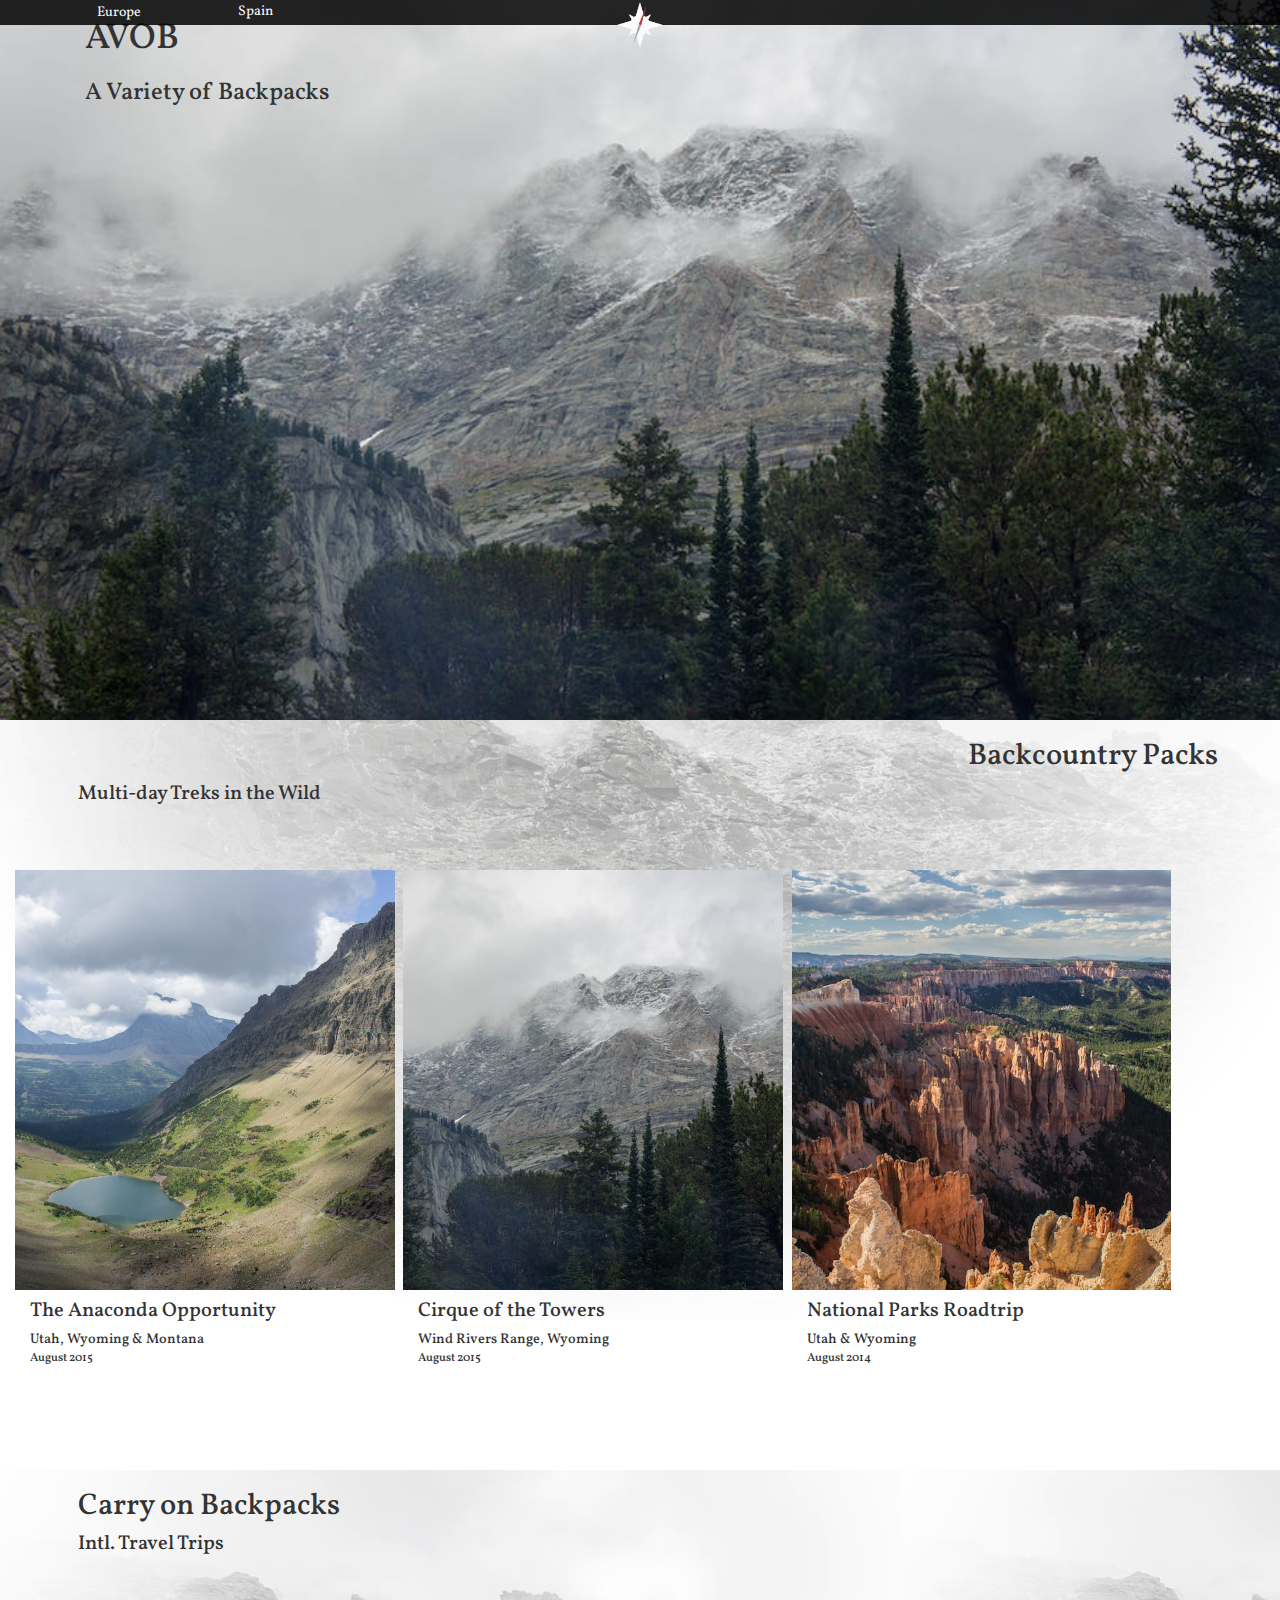
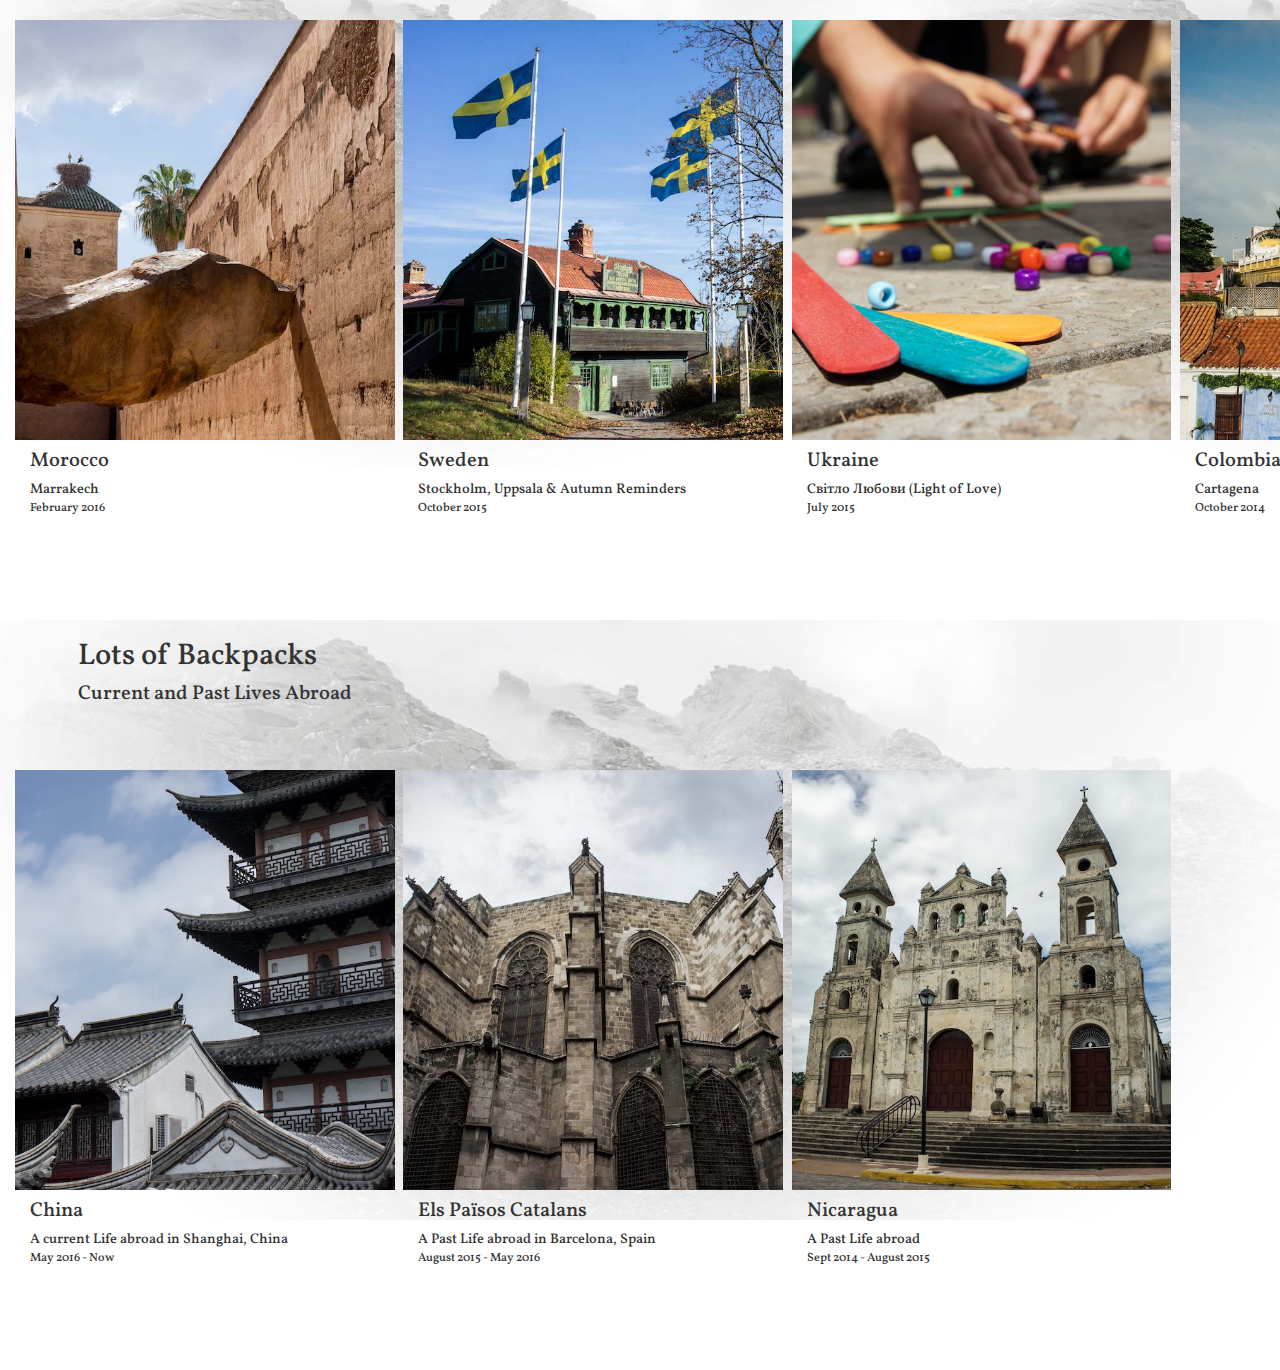
<file: index.html>
<!DOCTYPE html>
<html lang="en">

<head>

    <meta charset="utf-8">
    <meta name="viewport" content="width=device-width, initial-scale=1.0">
    <meta name="description" content="backpacking, wilderness, photography">
    <meta name="author" content="greg rorem">
    <link rel="shortcut icon" href="">

    <title>AVOB A Variety of Backpacks</title>

    <!-- Bootstrap core CSS -->
    <link href="css/bootstrap.css" rel="stylesheet">
    <link href="css/main.css" rel="stylesheet">
    <link href='https://fonts.googleapis.com/css?family=Vollkorn:400,400italic,700,700italic' rel='stylesheet' type='text/css'>
    <link rel="stylesheet" href="css/bootstrap-horizon.css">


      <!-- HTML5 shim and Respond.js IE8 support of HTML5 elements and media queries -->
      <!--[if lt IE 9]>
        <script src="../../assets/js/html5shiv.js"></script>
        <script src="../../assets/js/respond.min.js"></script>
      <![endif]-->




  </head>

  <body>


    <div class="menu">






      <div class="row-horizon continents col-xs-12">

        <div class="continent col-xs-4 col-md-2">
          <img src="img/namerica.png">
          <span class="continentSubTitle">N. America</span>
        </div>

        <div class="continent col-xs-4 col-md-2">
          <img src="img/southAmerica.png">
          <span class="continentSubTitle">S. America</span>
        </div>

        <div class="continent menuActive col-xs-4 col-md-2">
          <img src="img/europe.png">
          <span class="continentSubTitle">Europe</span>
        </div>

        <div class="continent col-xs-4 col-md-2">
          <img src="img/africa.png">
          <span class="continentSubTitle">Africa</span>
        </div>

        <div class="continent col-xs-4 col-md-2">
          <img src="img/asia.png">
          <span class="continentSubTitle">Asia</span>
        </div>

      </div>

      <div class="row container countries">

        <div class="continent col-xs-3 col-md-2">
          <img src="img/namerica.png">
          <span class="continentSubTitle">Austria</span>
        </div>

        <div class="continent col-xs-3 col-md-2">
          <img src="img/southAmerica.png">
          <span class="continentSubTitle">Poland</span>
        </div>

        <div class="continent menuActive col-xs-3 col-md-2">
          <img src="img/europe.png">
          <span class="continentSubTitle">Spain</span>
        </div>

        <div class="continent col-xs-3 col-md-2">
          <img src="img/africa.png">
          <span class="continentSubTitle">Africa</span>
        </div>

        <div class="continent col-xs-3 col-md-2">
          <img src="img/asia.png">
          <span class="continentSubTitle">Asia</span>
        </div>

        <div class="continent col-xs-3 col-md-2">
          <img src="img/asia.png">
          <span class="continentSubTitle">Asia</span>
        </div>

        <div class="continent col-xs-3 col-md-2">
          <img src="img/asia.png">
          <span class="continentSubTitle">Asia</span>
        </div>

      </div>



      <div class="menuSelectors col-xs-12">

        <div class="menuIcon">
          <img class="icon" src="img/compassicowhite.png">
        </div>
        
        <div class="continentSelector col-xs-3 col-md-2">
          <span class="continentSubTitle">Europe</span>
        </div>
        <div class="countrySelector col-xs-3 col-md-2">
          <span class="countrySubTitle">Spain</span>
        </div>

      </div>





    </div>


    <div class="container-fluid header">



      <div class="container">
        <div class="col-xs-12">
            <h1>AVOB</h1>
            <h3>A Variety of Backpacks</h3>
        </div>
      </div>

    </div>


    <div id="backcountry" class="container-fluid">

      <div class="container">

        <div class="row">
          <div class="col-xs-12">
              <h2>Backcountry Packs</h2>
              <h4>Multi-day Treks in the Wild</h4>
          </div>
        </div>
      </div>


        <div class="row-horizon trips">

              <div class="col-xs-10 col-md-4 tripTeaser anacondaTrip">

                <span class="teaserInfo">
                  <h4>The Anaconda Opportunity</h4>
                  <h5>Utah, Wyoming & Montana</h5>
                  <h6>August 2015</h6>

                </span>
              </div>



              <div class="col-xs-10 col-md-4 tripTeaser cirqueTrip">

                <span class="teaserInfo">
                  <h4>Cirque of the Towers</h4>
                  <h5>Wind Rivers Range, Wyoming</h5>
                  <h6>August 2015</h6>
                </span>

              </div>



              <div class="col-xs-10 col-md-4 tripTeaser npsRoadTrip">

                <span class="teaserInfo">
                  <h4>National Parks Roadtrip</h4>
                  <h5>Utah & Wyoming</h5>
                  <h6>August 2014</h6>
                </span>

              </div>


        </div>

    </div>




    <div id="carryOn" class="container-fluid">

      <div class="container">

        <div class="row">
          <div class="col-xs-12">
              <h2>Carry on Backpacks</h2>
              <h4>Intl. Travel Trips</h4>
          </div>
        </div>
      </div>


        <div class="row-horizon trips">


              <div class="col-xs-10 col-md-4 tripTeaser moroccoTrip">

                <span class="teaserInfo">
                  <h4>Morocco</h4>
                  <h5>Marrakech</h5>
                  <h6>February 2016</h6>
                </span>

              </div>


              <div class="col-xs-10 col-md-4 tripTeaser seTrip">

                <span class="teaserInfo">
                  <h4>Sweden</h4>
                  <h5>Stockholm, Uppsala & Autumn Reminders</h5>
                  <h6>October 2015</h6>
                </span>

              </div>


              <div class="col-xs-10 col-md-4 tripTeaser uaTrip">

                <span class="teaserInfo">
                  <h4>Ukraine</h4>
                  <h5>Світло Любови (Light of Love)</h5>
                  <h6>July 2015</h6>
                </span>

              </div>


              <div class="col-xs-10 col-md-4 tripTeaser colombiaTrip">

                <span class="teaserInfo">
                  <h4>Colombia</h4>
                  <h5>Cartagena</h5>
                  <h6>October 2014</h6>
                </span>

              </div>


        </div>

    </div>





    <div id="lotsOf" class="container-fluid">

      <div class="container">

        <div class="row">
          <div class="col-xs-12">
              <h2>Lots of Backpacks</h2>
              <h4>Current and Past Lives Abroad</h4>
          </div>
        </div>
      </div>


        <div class="row-horizon trips">


              <div class="col-xs-10 col-md-4 tripTeaser chinaLife">

                <span class="teaserInfo">
                  <h4>China</h4>
                  <h5>A current Life abroad in Shanghai, China</h5>
                  <h6>May 2016 - Now</h6>
                </span>
              </div>


              <div class="col-xs-10 col-md-4 tripTeaser catalunyaLife">

                <span class="teaserInfo">
                  <h4>Els Països Catalans</h4>
                  <h5>A Past Life abroad in Barcelona, Spain</h5>
                  <h6>August 2015 - May 2016</h6>
                </span>
              </div>



              <div class="col-xs-10 col-md-4 tripTeaser nicaraguaLife">

                <span class="teaserInfo">
                  <h4>Nicaragua</h4>
                  <h5>A Past Life abroad</h5>
                  <h6>Sept 2014 - August 2015</h6>
                </span>

              </div>




        </div>

    </div>














    <!-- Bootstrap core JavaScript
    ================================================== -->
    <!-- Placed at the end of the document so the pages load faster -->
    <script src="http://ajax.googleapis.com/ajax/libs/jquery/1.10.2/jquery.min.js"></script>
    <script src="js/bootstrap.min.js"></script>
    <script src="js/main.js"></script>


</body></html>
</file>
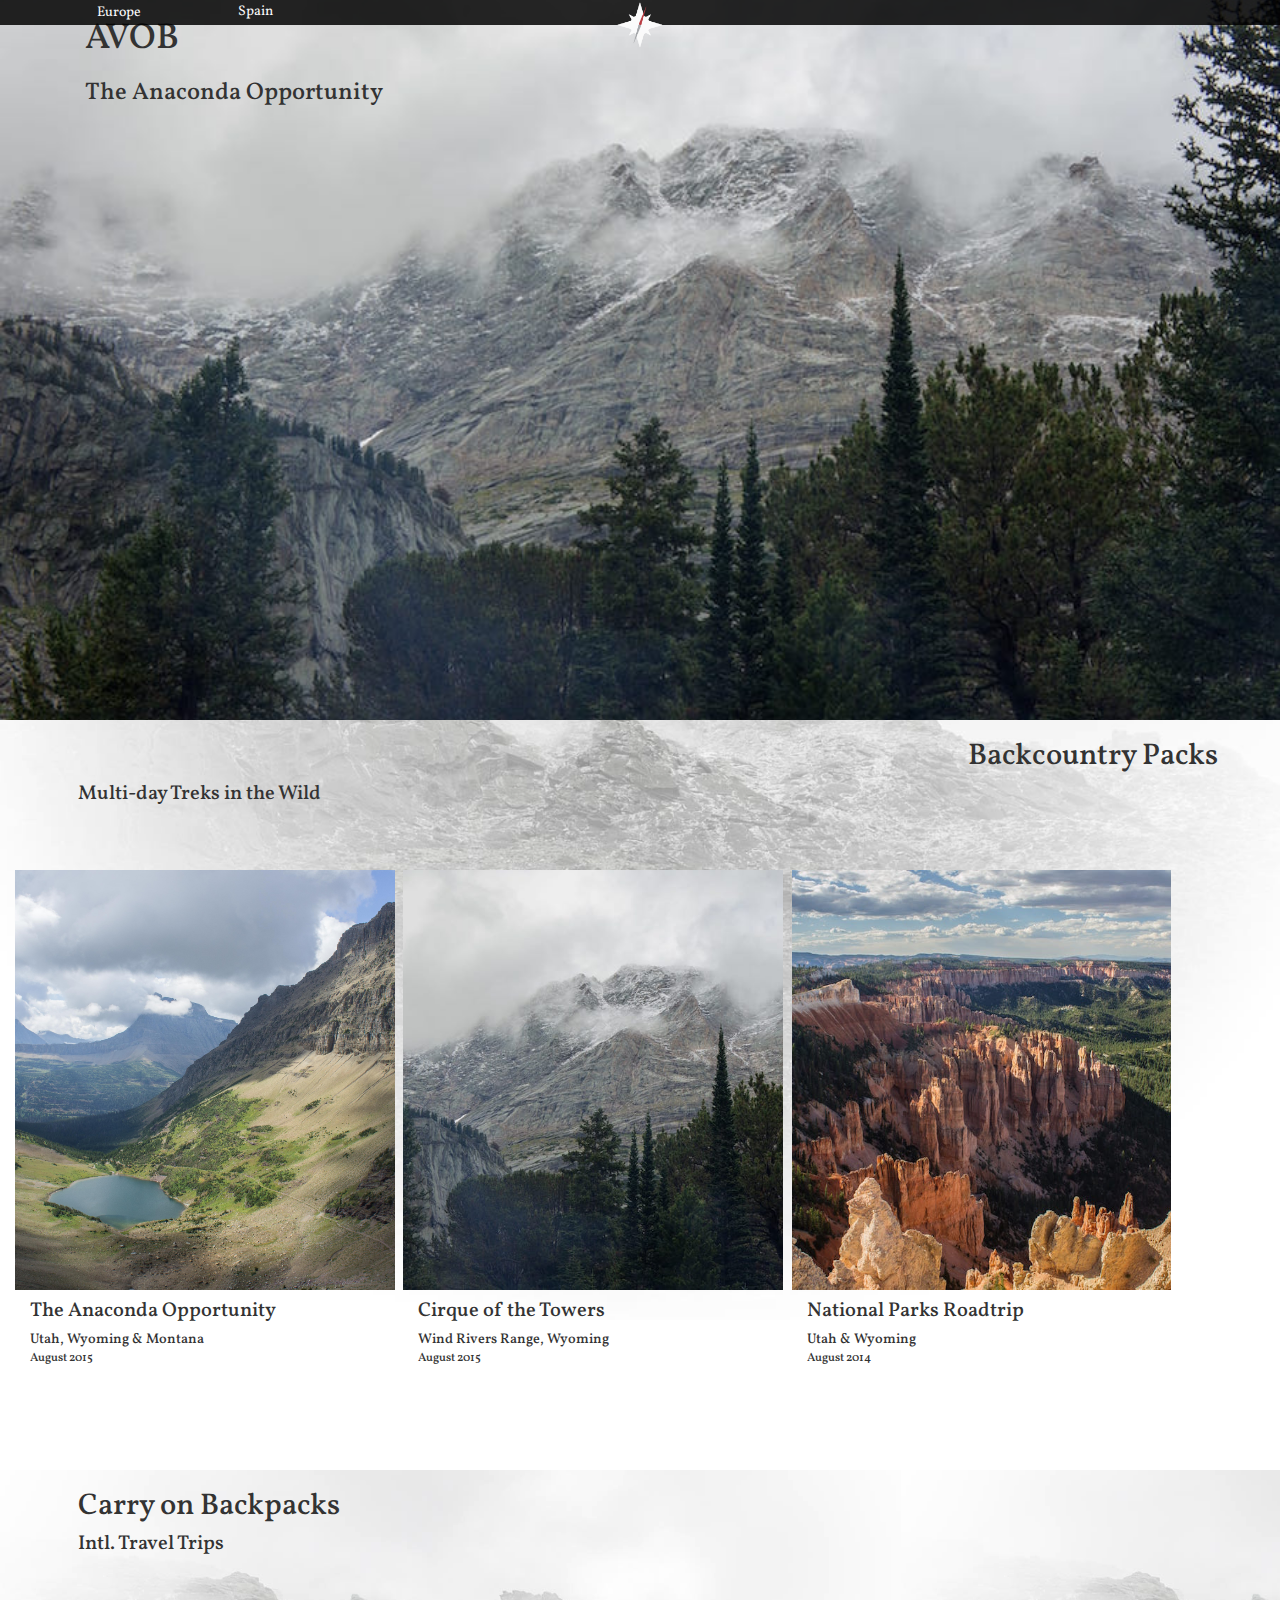
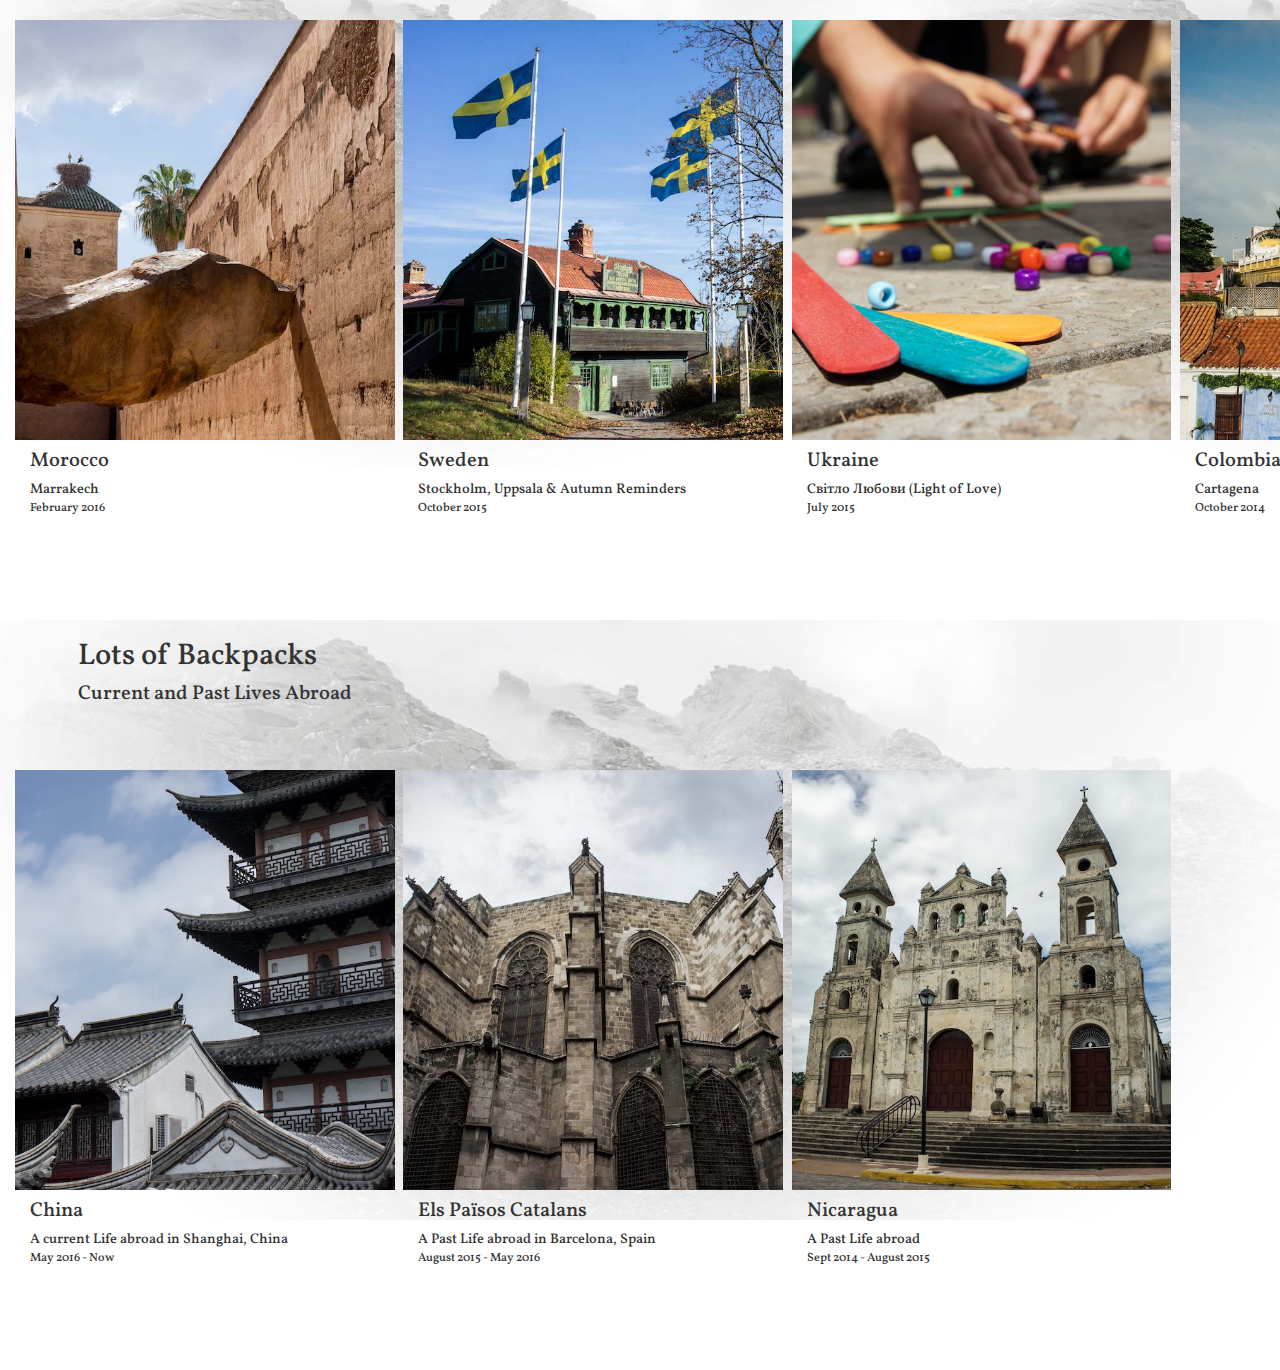
<file: anaconda.html>
<!DOCTYPE html>
<html lang="en">

<head>

    <meta charset="utf-8">
    <meta name="viewport" content="width=device-width, initial-scale=1.0">
    <meta name="description" content="backpacking, wilderness, photography, Glacier National Park, Montana, Wyoming, Utah, Kings Peak, High Uintas">
    <meta name="author" content="greg rorem">
    <link rel="shortcut icon" href="">

    <title>AVOB A Variety of Backpacks - The Anaconda Opportunity</title>

    <!-- Bootstrap core CSS -->
    <link href="css/bootstrap.css" rel="stylesheet">
    <link href="css/main.css" rel="stylesheet">
    <link href='https://fonts.googleapis.com/css?family=Vollkorn:400,400italic,700,700italic' rel='stylesheet' type='text/css'>
    <link rel="stylesheet" href="css/bootstrap-horizon.css">


      <!-- HTML5 shim and Respond.js IE8 support of HTML5 elements and media queries -->
      <!--[if lt IE 9]>
        <script src="../../assets/js/html5shiv.js"></script>
        <script src="../../assets/js/respond.min.js"></script>
      <![endif]-->




  </head>

  <body>


    <div class="menu">






      <div class="row-horizon continents col-xs-12">

        <div class="continent col-xs-4 col-md-2">
          <img src="img/namerica.png">
          <span class="continentSubTitle">N. America</span>
        </div>

        <div class="continent col-xs-4 col-md-2">
          <img src="img/southAmerica.png">
          <span class="continentSubTitle">S. America</span>
        </div>

        <div class="continent menuActive col-xs-4 col-md-2">
          <img src="img/europe.png">
          <span class="continentSubTitle">Europe</span>
        </div>

        <div class="continent col-xs-4 col-md-2">
          <img src="img/africa.png">
          <span class="continentSubTitle">Africa</span>
        </div>

        <div class="continent col-xs-4 col-md-2">
          <img src="img/asia.png">
          <span class="continentSubTitle">Asia</span>
        </div>

      </div>

      <div class="row container countries">

        <div class="continent col-xs-3 col-md-2">
          <img src="img/namerica.png">
          <span class="continentSubTitle">Austria</span>
        </div>

        <div class="continent col-xs-3 col-md-2">
          <img src="img/southAmerica.png">
          <span class="continentSubTitle">Poland</span>
        </div>

        <div class="continent menuActive col-xs-3 col-md-2">
          <img src="img/europe.png">
          <span class="continentSubTitle">Spain</span>
        </div>

        <div class="continent col-xs-3 col-md-2">
          <img src="img/africa.png">
          <span class="continentSubTitle">Africa</span>
        </div>

        <div class="continent col-xs-3 col-md-2">
          <img src="img/asia.png">
          <span class="continentSubTitle">Asia</span>
        </div>

        <div class="continent col-xs-3 col-md-2">
          <img src="img/asia.png">
          <span class="continentSubTitle">Asia</span>
        </div>

        <div class="continent col-xs-3 col-md-2">
          <img src="img/asia.png">
          <span class="continentSubTitle">Asia</span>
        </div>

      </div>



      <div class="menuSelectors col-xs-12">

        <div class="menuIcon">
          <img class="icon" src="img/compassicowhite.png">
        </div>

        <div class="continentSelector col-xs-3 col-md-2">
          <span class="continentSubTitle">Europe</span>
        </div>
        <div class="countrySelector col-xs-3 col-md-2">
          <span class="countrySubTitle">Spain</span>
        </div>

      </div>





    </div>


    <div class="container-fluid header">



      <div class="container">
        <div class="col-xs-12">
            <h1>AVOB</h1>
            <h3>The Anaconda Opportunity</h3>
        </div>
      </div>

    </div>


    <div id="backcountry" class="container-fluid">

      <div class="container">

        <div class="row">
          <div class="col-xs-12">
              <h2>Backcountry Packs</h2>
              <h4>Multi-day Treks in the Wild</h4>
          </div>
        </div>
      </div>


        <div class="row-horizon trips">

              <div class="col-xs-10 col-md-4 tripTeaser anacondaTrip">

                <span class="teaserInfo">
                  <h4>The Anaconda Opportunity</h4>
                  <h5>Utah, Wyoming & Montana</h5>
                  <h6>August 2015</h6>

                </span>
              </div>



              <div class="col-xs-10 col-md-4 tripTeaser cirqueTrip">

                <span class="teaserInfo">
                  <h4>Cirque of the Towers</h4>
                  <h5>Wind Rivers Range, Wyoming</h5>
                  <h6>August 2015</h6>
                </span>

              </div>



              <div class="col-xs-10 col-md-4 tripTeaser npsRoadTrip">

                <span class="teaserInfo">
                  <h4>National Parks Roadtrip</h4>
                  <h5>Utah & Wyoming</h5>
                  <h6>August 2014</h6>
                </span>

              </div>


        </div>

    </div>




    <div id="carryOn" class="container-fluid">

      <div class="container">

        <div class="row">
          <div class="col-xs-12">
              <h2>Carry on Backpacks</h2>
              <h4>Intl. Travel Trips</h4>
          </div>
        </div>
      </div>


        <div class="row-horizon trips">


              <div class="col-xs-10 col-md-4 tripTeaser moroccoTrip">

                <span class="teaserInfo">
                  <h4>Morocco</h4>
                  <h5>Marrakech</h5>
                  <h6>February 2016</h6>
                </span>

              </div>


              <div class="col-xs-10 col-md-4 tripTeaser seTrip">

                <span class="teaserInfo">
                  <h4>Sweden</h4>
                  <h5>Stockholm, Uppsala & Autumn Reminders</h5>
                  <h6>October 2015</h6>
                </span>

              </div>


              <div class="col-xs-10 col-md-4 tripTeaser uaTrip">

                <span class="teaserInfo">
                  <h4>Ukraine</h4>
                  <h5>Світло Любови (Light of Love)</h5>
                  <h6>July 2015</h6>
                </span>

              </div>


              <div class="col-xs-10 col-md-4 tripTeaser colombiaTrip">

                <span class="teaserInfo">
                  <h4>Colombia</h4>
                  <h5>Cartagena</h5>
                  <h6>October 2014</h6>
                </span>

              </div>


        </div>

    </div>





    <div id="lotsOf" class="container-fluid">

      <div class="container">

        <div class="row">
          <div class="col-xs-12">
              <h2>Lots of Backpacks</h2>
              <h4>Current and Past Lives Abroad</h4>
          </div>
        </div>
      </div>


        <div class="row-horizon trips">


              <div class="col-xs-10 col-md-4 tripTeaser chinaLife">

                <span class="teaserInfo">
                  <h4>China</h4>
                  <h5>A current Life abroad in Shanghai, China</h5>
                  <h6>May 2016 - Now</h6>
                </span>
              </div>


              <div class="col-xs-10 col-md-4 tripTeaser catalunyaLife">

                <span class="teaserInfo">
                  <h4>Els Països Catalans</h4>
                  <h5>A Past Life abroad in Barcelona, Spain</h5>
                  <h6>August 2015 - May 2016</h6>
                </span>
              </div>



              <div class="col-xs-10 col-md-4 tripTeaser nicaraguaLife">

                <span class="teaserInfo">
                  <h4>Nicaragua</h4>
                  <h5>A Past Life abroad</h5>
                  <h6>Sept 2014 - August 2015</h6>
                </span>

              </div>




        </div>

    </div>














    <!-- Bootstrap core JavaScript
    ================================================== -->
    <!-- Placed at the end of the document so the pages load faster -->
    <script src="http://ajax.googleapis.com/ajax/libs/jquery/1.10.2/jquery.min.js"></script>
    <script src="js/bootstrap.min.js"></script>
    <script src="js/main.js"></script>


</body></html>
</file>
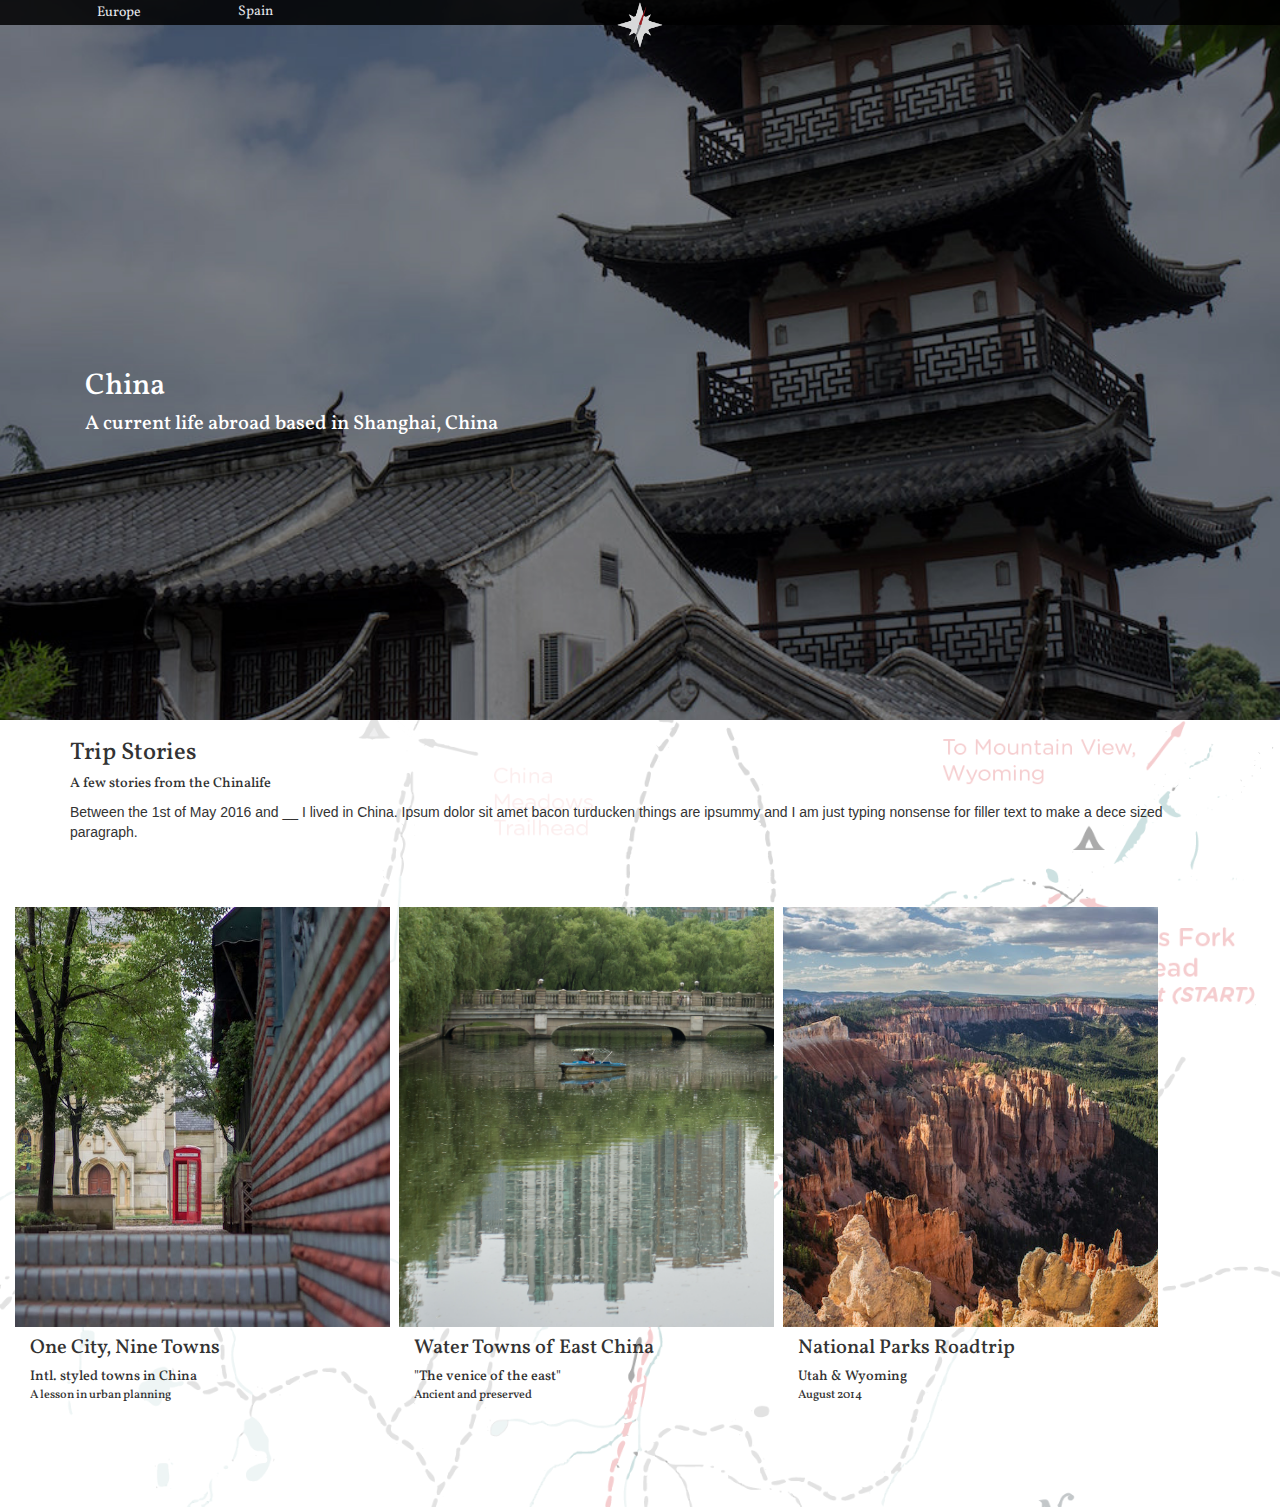
<file: countryPage.html>
<!DOCTYPE html>
<html lang="en">

<head>

    <meta charset="utf-8">
    <meta name="viewport" content="width=device-width, initial-scale=1.0">
    <meta name="description" content="backpacking, china, travel, life abroad, abroad, living abroad, wilderness, photography, Asia, East Asia">
    <meta name="author" content="greg rorem">
    <link rel="shortcut icon" href="">

    <title>AVOB A Variety of Backpacks - China</title>

    <!-- Bootstrap core CSS -->
    <link href="css/bootstrap.css" rel="stylesheet">
    <link href="css/main.css" rel="stylesheet">
    <link href='https://fonts.googleapis.com/css?family=Vollkorn:400,400italic,700,700italic' rel='stylesheet' type='text/css'>
    <link rel="stylesheet" href="css/bootstrap-horizon.css">


      <!-- HTML5 shim and Respond.js IE8 support of HTML5 elements and media queries -->
      <!--[if lt IE 9]>
        <script src="../../assets/js/html5shiv.js"></script>
        <script src="../../assets/js/respond.min.js"></script>
      <![endif]-->




  </head>

  <body>


    <div class="menu">






      <div class="row-horizon continents col-xs-12">

        <div class="continent col-xs-4 col-md-2">
          <img src="img/namerica.png">
          <span class="continentSubTitle">N. America</span>
        </div>

        <div class="continent col-xs-4 col-md-2">
          <img src="img/southAmerica.png">
          <span class="continentSubTitle">S. America</span>
        </div>

        <div class="continent menuActive col-xs-4 col-md-2">
          <img src="img/europe.png">
          <span class="continentSubTitle">Europe</span>
        </div>

        <div class="continent col-xs-4 col-md-2">
          <img src="img/africa.png">
          <span class="continentSubTitle">Africa</span>
        </div>

        <div class="continent col-xs-4 col-md-2">
          <img src="img/asia.png">
          <span class="continentSubTitle">Asia</span>
        </div>

      </div>

      <div class="row container countries">

        <div class="continent col-xs-3 col-md-2">
          <img src="img/namerica.png">
          <span class="continentSubTitle">Austria</span>
        </div>

        <div class="continent col-xs-3 col-md-2">
          <img src="img/southAmerica.png">
          <span class="continentSubTitle">Poland</span>
        </div>

        <div class="continent menuActive col-xs-3 col-md-2">
          <img src="img/europe.png">
          <span class="continentSubTitle">Spain</span>
        </div>

        <div class="continent col-xs-3 col-md-2">
          <img src="img/africa.png">
          <span class="continentSubTitle">Africa</span>
        </div>

        <div class="continent col-xs-3 col-md-2">
          <img src="img/asia.png">
          <span class="continentSubTitle">Asia</span>
        </div>

        <div class="continent col-xs-3 col-md-2">
          <img src="img/asia.png">
          <span class="continentSubTitle">Asia</span>
        </div>

        <div class="continent col-xs-3 col-md-2">
          <img src="img/asia.png">
          <span class="continentSubTitle">Asia</span>
        </div>

      </div>



      <div class="menuSelectors col-xs-12">

        <div class="menuIcon">
          <img class="icon" src="img/compassicowhite.png">
        </div>

        <div class="continentSelector col-xs-3 col-md-2">
          <span class="continentSubTitle">Europe</span>
        </div>
        <div class="countrySelector col-xs-3 col-md-2">
          <span class="countrySubTitle">Spain</span>
        </div>

      </div>





    </div>


    <div class="container-fluid chinaHeader">



      <div class="container">
        <div class="col-xs-12">
          <div class="countryIntro">
            <h2>China</h2>
            <h4>A current life abroad based in Shanghai, China</h4>
          </div>
        </div>
      </div>

    </div>


    <div class="container-fluid chinaContainer">

      <div class="container">

        <div class="row">
          <div class="col-xs-12">
              <h3>Trip Stories</h3>
              <h5>A few stories from the Chinalife</h5>
              <p>
                Between the 1st of May 2016 and __ I lived in China. Ipsum dolor
                sit amet bacon turducken things are ipsummy and I am just typing nonsense for
                filler text to make a dece sized paragraph.
              </p>
          </div>
        </div>
      </div>


        <div class="row-horizon trips">

              <div class="col-xs-10 col-md-4 tripTeaser nineTownsTrip">

                <span class="teaserInfo">
                  <h4>One City, Nine Towns</h4>
                  <h5>Intl. styled towns in China</h5>
                  <h6>A lesson in urban planning</h6>

                </span>
              </div>



              <div class="col-xs-10 col-md-4 tripTeaser waterTownsTrip">

                <span class="teaserInfo">
                  <h4>Water Towns of East China</h4>
                  <h5>"The venice of the east"</h5>
                  <h6>Ancient and preserved</h6>
                </span>

              </div>



              <div class="col-xs-10 col-md-4 tripTeaser npsRoadTrip">

                <span class="teaserInfo">
                  <h4>National Parks Roadtrip</h4>
                  <h5>Utah & Wyoming</h5>
                  <h6>August 2014</h6>
                </span>

              </div>


        </div>

    </div>
























    <!-- Bootstrap core JavaScript
    ================================================== -->
    <!-- Placed at the end of the document so the pages load faster -->
    <script src="http://ajax.googleapis.com/ajax/libs/jquery/1.10.2/jquery.min.js"></script>
    <script src="js/bootstrap.min.js"></script>
    <script src="js/main.js"></script>


</body></html>
</file>
<file: css/main.css>
body{

}

h1, h2, h3, h4, h5{
  font-family: vollkorn;
  color:#333333;
}

h4{
  font-size:20px;
  text-align:left;
}

h6{
  font-family: vollkorn;
  color:#333333;
  margin-top:-5px;
}

.menu{
  position:fixed;
  width:100%;
  background:#000;
  opacity:.85;
  top:0;
  z-index: 9;
}



.everythingContainer{
  -webkit-filter: blur(5px);
  -moz-filter: blur(5px);
  -o-filter: blur(5px);
  -ms-filter: blur(5px);
  filter: blur(5px);
}

.menuIcon img{
  max-width:50px;
  float:right;
  position:absolute;
  top:-5px;
  right:0px;
  left:0px;
  margin:auto;
  z-index:11;
}

.menuSelectors{
  color:white;
  background:#000;
  padding-top:2px;
  height:25px;
  font-family: vollkorn;
}

.menuSelectors h5{
  color:white;

  font-family: vollkorn;
  text-align: center;
}

.menuSelectors img{
  margin-top:5px;
  max-width:50px;
}


.selectorSubTitle{
  text-align: center;
  position:absolute;
  top:70%;
  left:20px;
  font-size: 14px;
  font-family: vollkorn;
  color:white;
  text-align: center;
}

.continents{
    overflow-x: scroll;/*changed from scroll*/
      display:none;
}

.countries{
  background:#121212;
  width:110%;
  display:none;

  overflow-x: scroll;/*changed from scroll*/
}

.continent{
  margin-top:25px;
  margin-bottom:50px;
  height:50px;
  float:left;
}

.country{
  margin-top:25px;
  margin-bottom:50px;
  margin-right:50px;
  height:50px;
  float:left;
}

.continentSubTitle{
  text-align: center;
  position:absolute;
  top:110%;
  right:0;
  left:0;
  font-size: 14px;
  font-family: vollkorn;
  color:white;
}

.continent img{
  max-width:100%;
  max-height:50px;
  position:absolute;
  margin:auto;
  right:0;
  left:0;
}



.menuActive{
  background: url('../img/trees-09.png');
  background-size:cover;
}



.header{
  width: 100%;
  height:80vh;
  background: url('../img/usa/cirque/snowClouds.jpg');
  background-size: cover;
  background-position: center;
  z-index:5;
}

.countryIntro{
  position:absolute;
  top:350px;
}

.countryIntro h2{
  color:white;
}

.countryIntro h4{
  color:white;
}

.chinaHeader{
  width: 100%;
  height:80vh;
  background: url('../img/china/pagodaHeader.jpg');
  background-size: cover;
  background-position: center;
  z-index:5;
}

.chinaContainer{
  background: url('../img/kingsMap-01.png');
  background-size: cover;
}


#backcountry{
  width: 100%;
  height:600px;
  background: url('../img/radialMtn.png');
  background-size: cover;
  background-position: bottom;
  padding-right:0px;
}

#backcountry h2{
  text-align:right;
}

#backcountry h4{
  text-align:left;
}

#carryOn{
  width: 100%;
  height:600px;
  background: url('../img/radialMtn.png');
  background-size: contain;

  margin-top:150px;
  padding-right:0px;
}

#carryOn h2, h4{
  text-align:left;
}

#lotsOf{
  width: 100%;
  height:600px;
  background: url('../img/radialMtn.png');
  background-size: cover;
  background-position: left;
  margin-top:150px;
  padding-right:0px;
}

#lotsOf h2, h4{
  text-align:left;
}

.trips{
  margin-top:55px;
  height:600px;
}

.tripTeaser{
  height:420px;
  width:290px;
  display:inline-block;
  float:left;
  margin-left:0px;
  margin-right:5px;

}

.teaserInfo{
  position:absolute;
  top:420px;
}

.anacondaTrip{
  background: url('../img/usa/anaconda/ptarmagin.jpg');
  background-size: cover;
  background-position: center;
}

.cirqueTrip{
  background: url('../img/usa/cirque/snowClouds.jpg');
  background-size: cover;
  background-position: center;
}

.npsRoadTrip{
  background: url('../img/usa/npsRoadTrip/hoodoos.jpg');
  background-size: cover;
  background-position: center;
}




.chinaLife{
  background: url('../img/china/shanghai/pagoda.jpg');
  background-size: cover;
  background-position: center;
}


.nineTownsTrip{
  background: url('../img/china/nineTowns/phoneBooth.jpg');
  background-size: cover;
  background-position: right;
}


.waterTownsTrip{
  background: url('../img/china/waterTowns/mirrorWorld.jpg');
  background-size: cover;
  background-position: left;
}






.catalunyaLife{
  background: url('../img/spain/barna/churchly.jpg');
  background-size: cover;
  background-position: center;
}

.nicaraguaLife{
  background: url('../img/nica/oldChurch.jpg');
  background-size: cover;
  background-position: center;
}


.moroccoTrip{
  background: url('../img/morocco/stoneOfDamacles.jpg');
  background-size: cover;
  background-position: center;
}

.seTrip{
  background: url('../img/se/flags.jpg');
  background-size: cover;
  background-position: left;
}

.uaTrip{
  background: url('../img/ua/hands.jpg');
  background-size: cover;
  background-position: center;
}


.colombiaTrip{
  background: url('../img/colombia/colors.jpg');
  background-size: cover;
  background-position: left;
}
</file>
